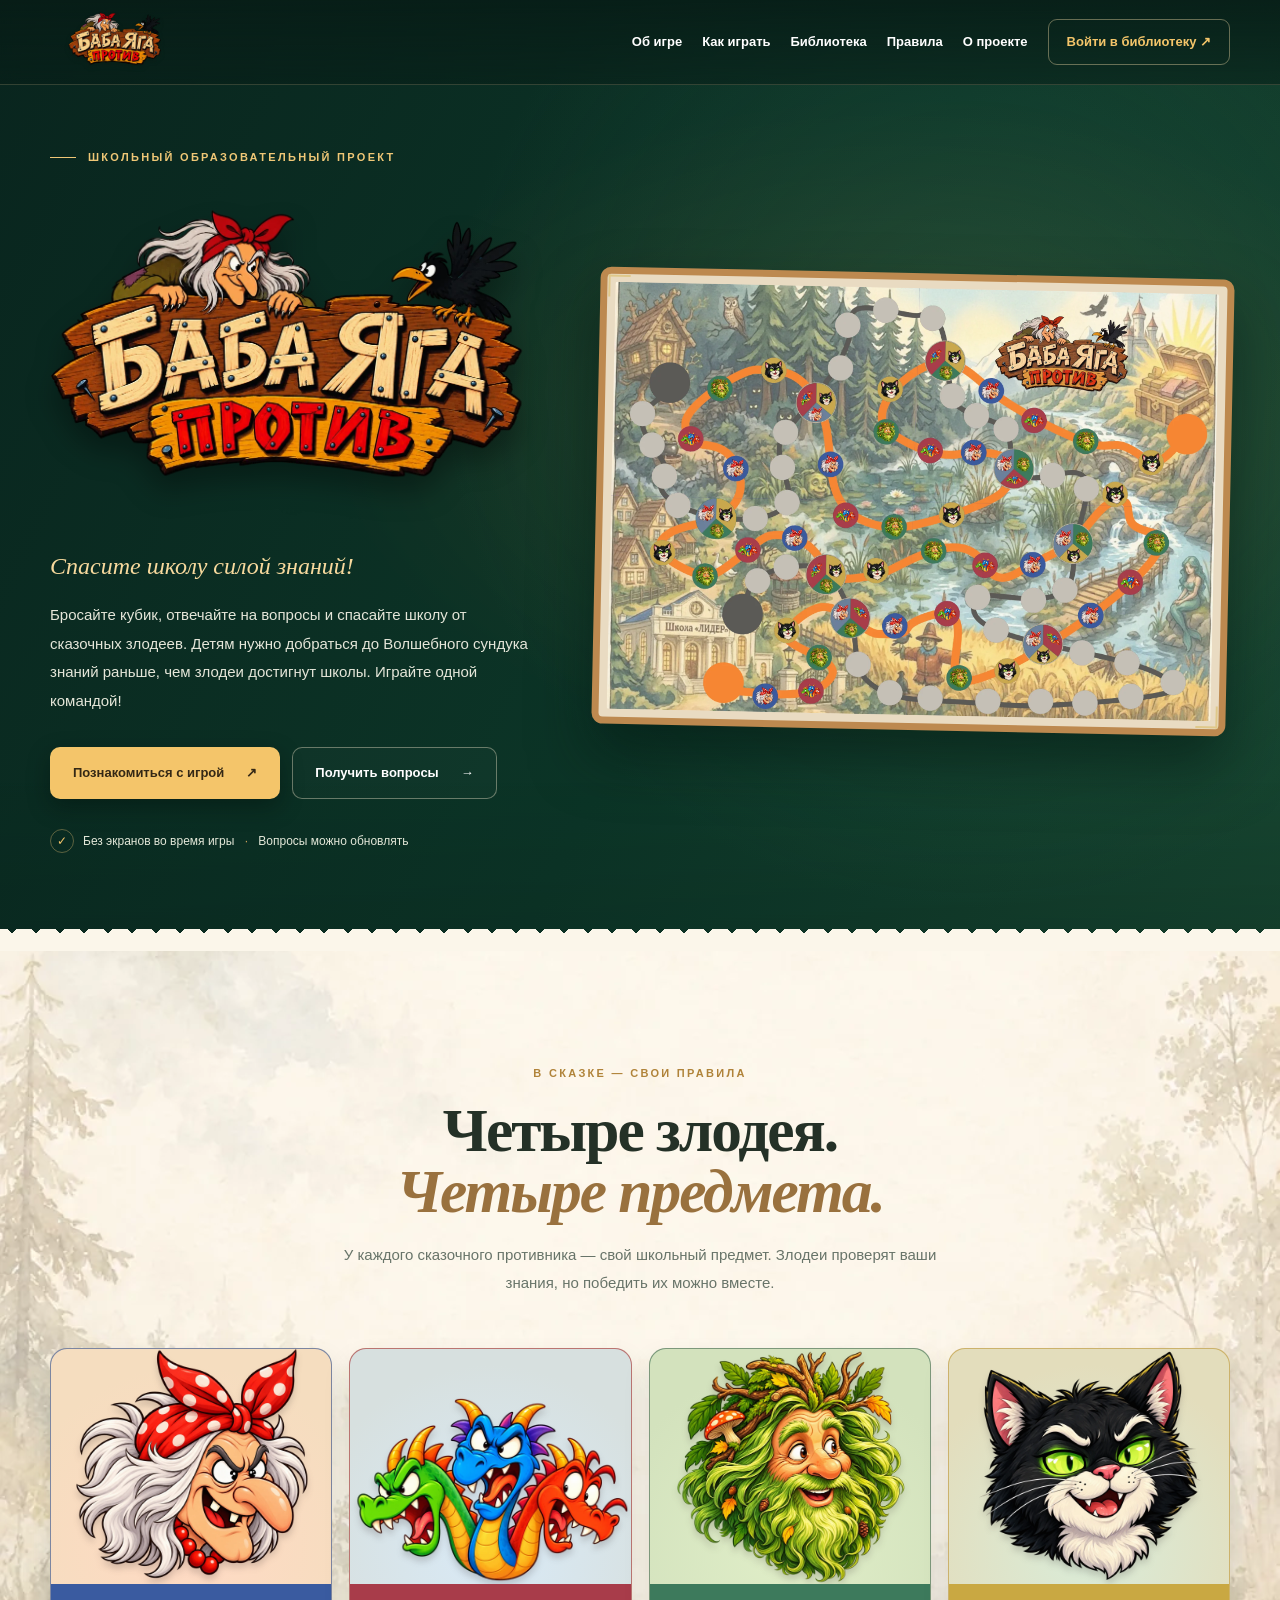
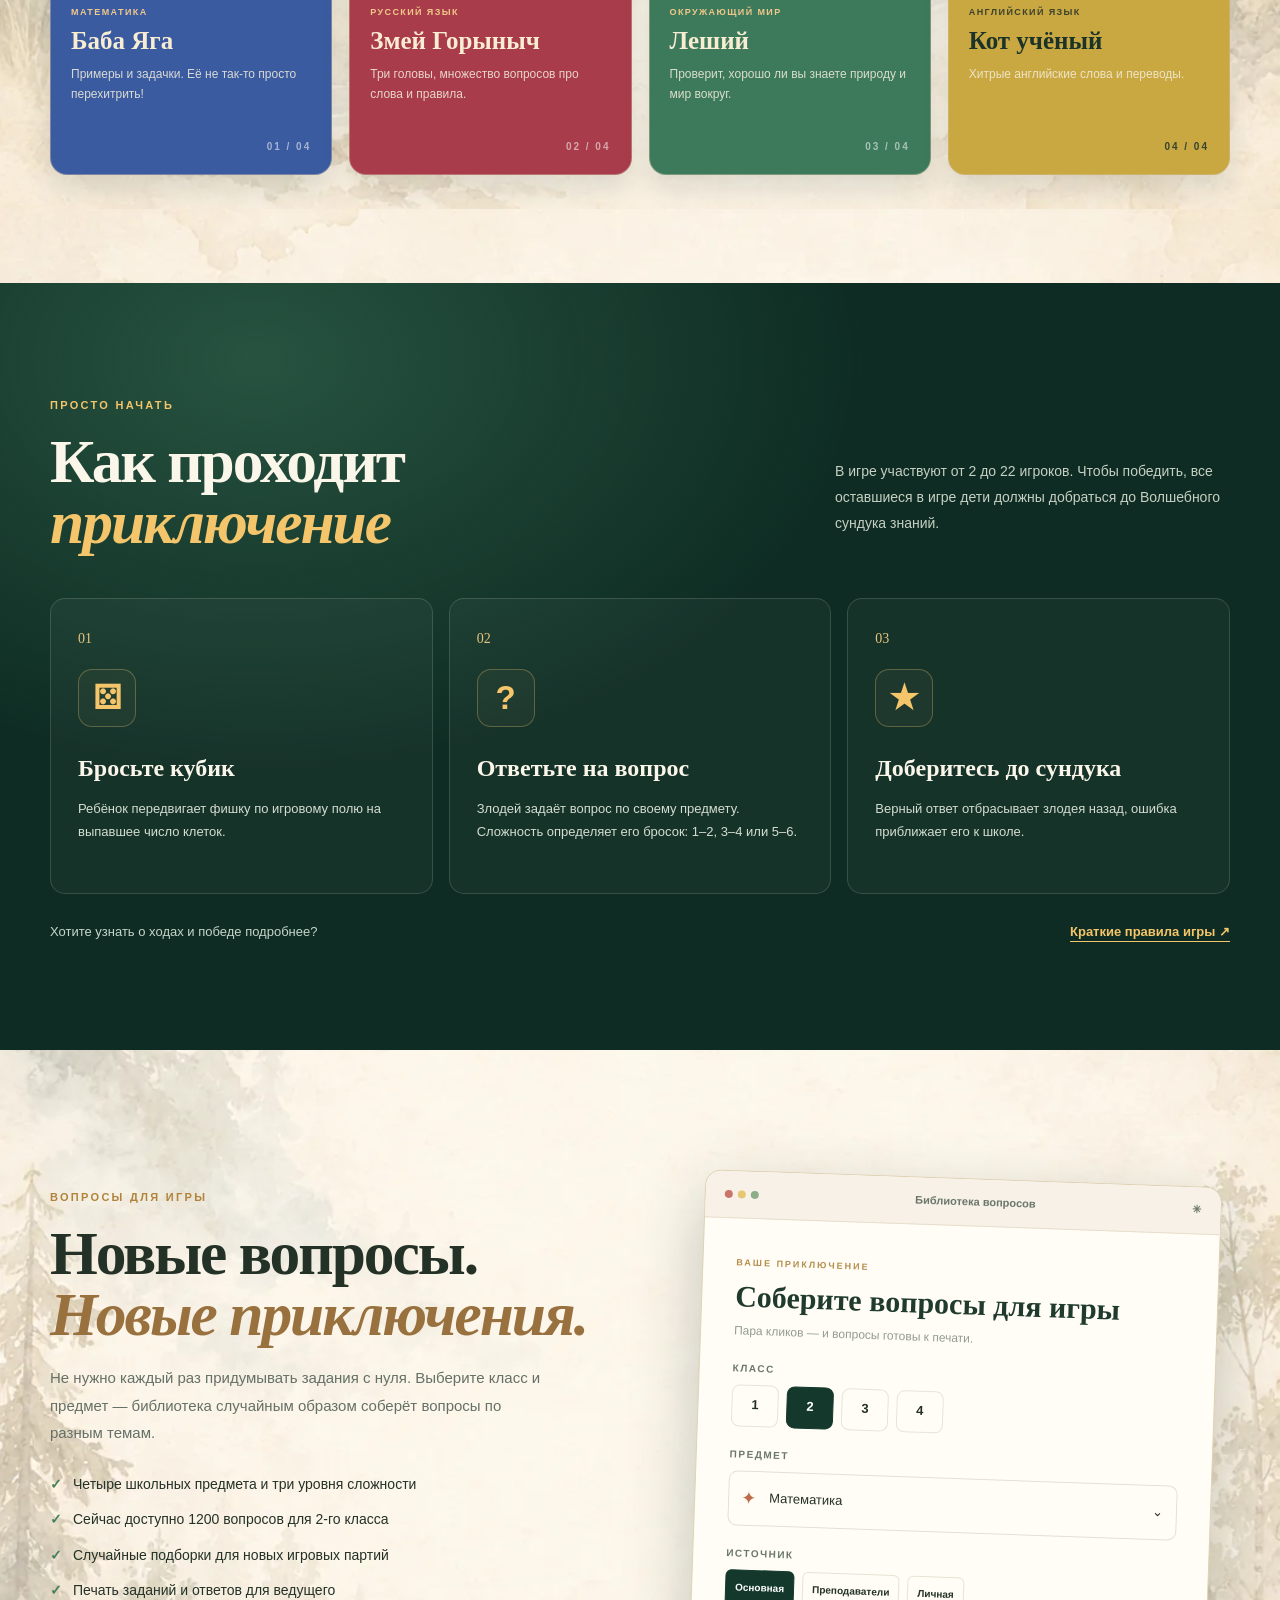
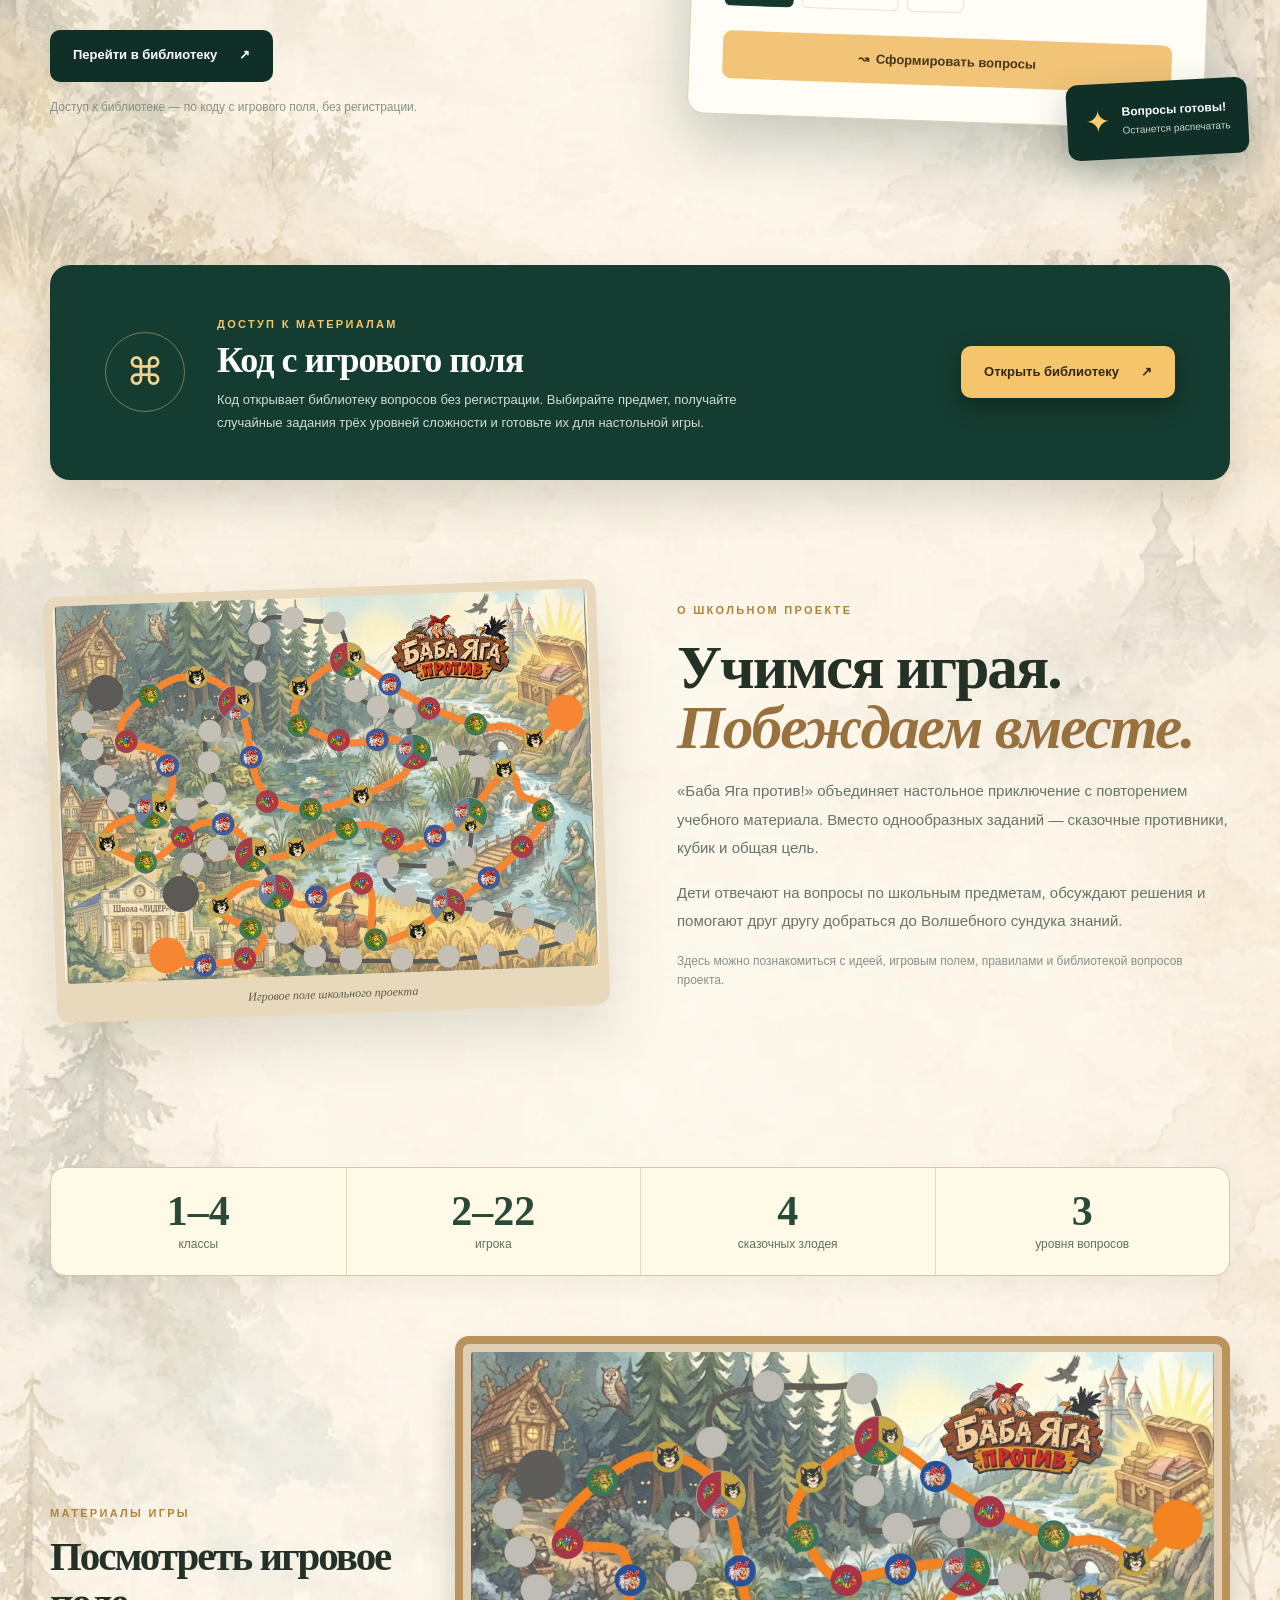
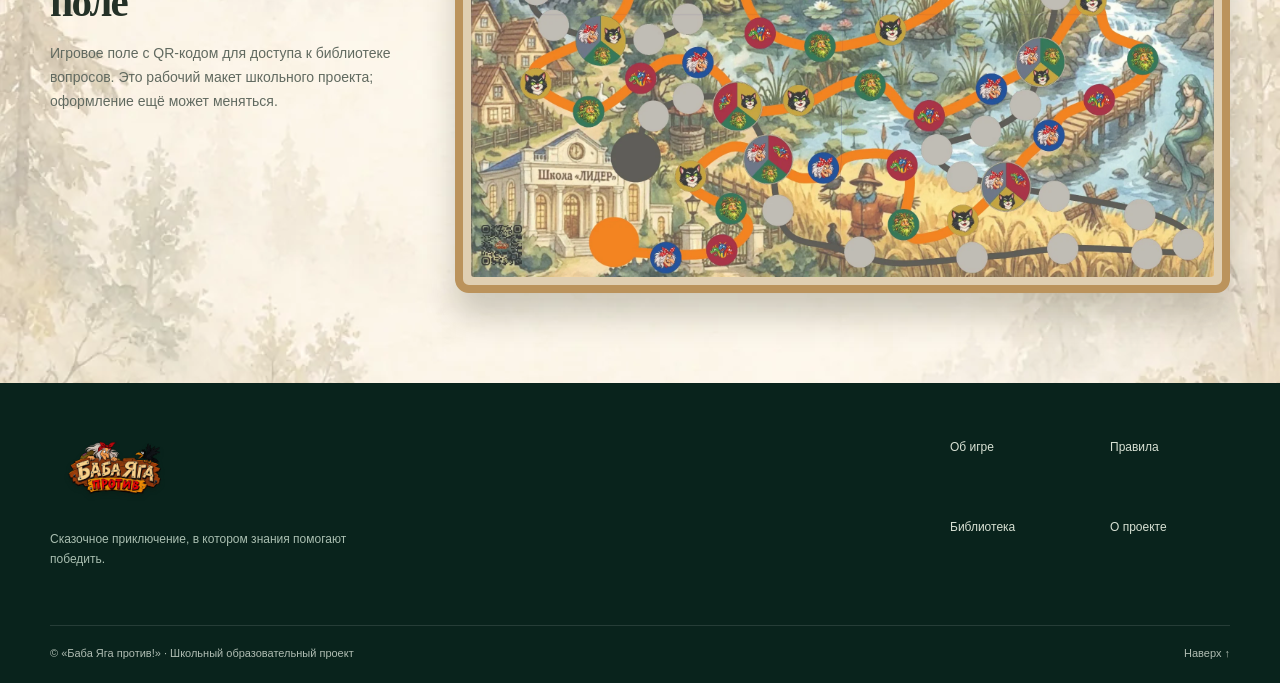
<file: index.html>
<!doctype html>
<html lang="ru">
<head>
  <meta charset="utf-8">
  <meta name="viewport" content="width=device-width, initial-scale=1">
  <link rel="icon" type="image/png" sizes="128x128" href="assets/favicon.png?v=1">
  <meta name="theme-color" content="#102c25">
  <meta name="description" content="«Баба Яга против!» — школьный образовательный проект: настольная игра для повторения учебного материала, сказочные персонажи, правила и библиотека вопросов.">
  <title>Баба Яга против! — Настольная игра, где знания побеждают</title>
  <link rel="stylesheet" href="css/style.css?v=20261107-villain-colors"><link rel="stylesheet" href="css/v3.css"><link rel="stylesheet" href="css/home-background.css">
</head>
<body class="home-page">
<header class="site-header" id="top">
  <div class="container nav-wrap">
    <a href="index.html" class="wordmark" aria-label="Баба Яга против! — главная"><img src="assets/logo.webp" alt="Баба Яга против!" class="header-logo" width="138" height="90"></a>
    <button class="menu-toggle" type="button" aria-controls="site-nav" aria-expanded="false" aria-label="Открыть меню">☰</button>
    <nav id="site-nav" class="main-nav" aria-label="Основное меню">
      <a href="#about">Об игре</a><a href="#how">Как играть</a><a href="#library">Библиотека</a><a href="rules.html">Правила</a><a href="#project">О проекте</a>
      <a class="nav-button" href="library.html">Войти в библиотеку <span>↗</span></a>
    </nav>
  </div>
</header>
<main>
  <section class="hero">
    <div class="hero-scene" aria-hidden="true"></div>
    <div class="container hero-grid">
      <div class="hero-copy">
        <div class="eyebrow"><span class="eyebrow-line"></span> ШКОЛЬНЫЙ ОБРАЗОВАТЕЛЬНЫЙ ПРОЕКТ</div>
        <h1 class="hero-logo-title"><img src="assets/logo.webp" alt="Баба Яга против!" class="hero-logo" width="800" height="550"></h1>
        <p class="hero-lead">Спасите школу силой знаний!</p>
        <p class="hero-desc">Бросайте кубик, отвечайте на вопросы и спасайте школу от сказочных злодеев. Детям нужно добраться до Волшебного сундука знаний раньше, чем злодеи достигнут школы. Играйте одной командой!</p>
        <div class="hero-actions"><a class="btn btn-gold" href="#about">Познакомиться с игрой <span>↗</span></a><a class="btn btn-outline-light" href="library.html">Получить вопросы <span>→</span></a></div>
        <div class="hero-note"><span class="circle-tick">✓</span><span>Без экранов во время игры <i>·</i> Вопросы можно обновлять</span></div>
      </div>
      <div class="hero-display">
        <div class="board-frame"><img src="assets/board.webp" alt="Авторский макет игрового поля с маршрутами, клетками персонажей и QR-кодом" width="2048" height="1448"><span class="frame-corner corner-a"></span><span class="frame-corner corner-b"></span></div>
        
      </div>
    </div>
    <div class="hero-bottom-ornament" aria-hidden="true"></div>
  </section>
  <section id="about" class="section paper-section">
    <div class="container">
      <div class="section-heading center"><span class="section-kicker">В СКАЗКЕ — СВОИ ПРАВИЛА</span><h2>Четыре злодея.<br><em>Четыре предмета.</em></h2><p>У каждого сказочного противника — свой школьный предмет. Злодеи проверят ваши знания, но победить их можно вместе.</p></div>
      <div class="villains-grid">
        <article class="villain villain-yaga"><div class="villain-art"><img src="assets/villain_yaga.webp" alt="Баба Яга — злодей по математике" loading="lazy" width="900" height="900"></div><div class="villain-body"><span class="villain-label">МАТЕМАТИКА</span><h3>Баба Яга</h3><p>Примеры и задачки. Её не так-то просто перехитрить!</p><span class="villain-id">01 / 04</span></div></article>
        <article class="villain villain-dragon"><div class="villain-art"><img src="assets/villain_dragon.webp" alt="Трёхголовый Змей Горыныч — злодей по русскому языку" loading="lazy" width="900" height="900"></div><div class="villain-body"><span class="villain-label">РУССКИЙ ЯЗЫК</span><h3>Змей Горыныч</h3><p>Три головы, множество вопросов про слова и правила.</p><span class="villain-id">02 / 04</span></div></article>
        <article class="villain villain-leshy"><div class="villain-art"><img src="assets/villain_leshy.webp" alt="Леший — злодей по окружающему миру" loading="lazy" width="900" height="900"></div><div class="villain-body"><span class="villain-label">ОКРУЖАЮЩИЙ МИР</span><h3>Леший</h3><p>Проверит, хорошо ли вы знаете природу и мир вокруг.</p><span class="villain-id">03 / 04</span></div></article>
        <article class="villain villain-cat"><div class="villain-art"><img src="assets/villain_cat.webp" alt="Кот учёный — злодей по английскому языку" loading="lazy" width="900" height="1125"></div><div class="villain-body"><span class="villain-label">АНГЛИЙСКИЙ ЯЗЫК</span><h3>Кот учёный</h3><p>Хитрые английские слова и переводы.</p><span class="villain-id">04 / 04</span></div></article>
      </div>
    </div>
  </section>
  <section class="section forest-mid" id="how">
    <div class="container">
      <div class="how-heading"><div><span class="section-kicker kicker-amber">ПРОСТО НАЧАТЬ</span><h2>Как проходит<br><em>приключение</em></h2></div><p>В игре участвуют от 2 до 22 игроков. Чтобы победить, все оставшиеся в игре дети должны добраться до Волшебного сундука знаний.</p></div>
      <div class="steps-grid">
        <article class="step-card"><span class="step-num">01</span><div class="step-symbol">⚄</div><h3>Бросьте кубик</h3><p>Ребёнок передвигает фишку по игровому полю на выпавшее число клеток.</p></article>
        <article class="step-card"><span class="step-num">02</span><div class="step-symbol">?</div><h3>Ответьте на вопрос</h3><p>Злодей задаёт вопрос по своему предмету. Сложность определяет его бросок: 1–2, 3–4 или 5–6.</p></article>
        <article class="step-card"><span class="step-num">03</span><div class="step-symbol">★</div><h3>Доберитесь до сундука</h3><p>Верный ответ отбрасывает злодея назад, ошибка приближает его к школе.</p></article>
      </div>
      <div class="read-rules"><span>Хотите узнать о ходах и победе подробнее?</span><a href="rules.html">Краткие правила игры <span>↗</span></a></div>
    </div>
  </section>
  <section class="section library-promo" id="library">
    <div class="container promo-grid">
      <div class="promo-content"><span class="section-kicker">ВОПРОСЫ ДЛЯ ИГРЫ</span><h2>Новые вопросы.<br><em>Новые приключения.</em></h2><p>Не нужно каждый раз придумывать задания с нуля. Выберите класс и предмет — библиотека случайным образом соберёт вопросы по разным темам.</p><ul class="feature-list"><li><span>✓</span>Четыре школьных предмета и три уровня сложности</li><li><span>✓</span>Сейчас доступно 1200 вопросов для 2-го класса</li><li><span>✓</span>Случайные подборки для новых игровых партий</li><li><span>✓</span>Печать заданий и ответов для ведущего</li></ul><a class="btn btn-forest" href="library.html">Перейти в библиотеку <span>↗</span></a><p class="small-muted">Доступ к библиотеке — по коду с игрового поля, без регистрации.</p></div>
      <div class="promo-visual" aria-label="Пример интерфейса библиотеки">
        <div class="mock-browser"><div class="browser-bar"><div class="browser-dots"><i></i><i></i><i></i></div><span>Библиотека вопросов</span><span>✳</span></div><div class="mock-body"><div class="mock-head"><span class="mock-kicker">ВАШЕ ПРИКЛЮЧЕНИЕ</span><h3>Соберите вопросы для игры</h3><p>Пара кликов — и вопросы готовы к печати.</p></div><div class="mock-label">КЛАСС</div><div class="mock-pills"><span>1</span><span class="active">2</span><span>3</span><span>4</span></div><div class="mock-label">ПРЕДМЕТ</div><div class="mock-subject"><span class="mock-mark">✦</span> Математика <span>⌄</span></div><div class="mock-label">ИСТОЧНИК</div><div class="mock-sources"><span class="active">Основная</span><span>Преподаватели</span><span>Личная</span></div><div class="mock-cta">↝ &nbsp;Сформировать вопросы</div></div></div>
        <div class="mock-floating"><span>✦</span><div><strong>Вопросы готовы!</strong><small>Останется распечатать</small></div></div>
      </div>
    </div>
  </section>
  <section class="section access-section"><div class="container access-panel"><div class="access-icon">⌘</div><div><span class="section-kicker kicker-amber">ДОСТУП К МАТЕРИАЛАМ</span><h2>Код с игрового поля</h2><p>Код открывает библиотеку вопросов без регистрации. Выбирайте предмет, получайте случайные задания трёх уровней сложности и готовьте их для настольной игры.</p></div><a class="btn btn-gold" href="library.html">Открыть библиотеку <span>↗</span></a></div></section>
  <section class="section project-section" id="project"><div class="container project-grid"><div class="project-photo"><img src="assets/board.webp" alt="Игровое поле школьного проекта «Баба Яга против!»" loading="lazy"><span>Игровое поле школьного проекта</span></div><div class="project-copy"><span class="section-kicker">О ШКОЛЬНОМ ПРОЕКТЕ</span><h2>Учимся играя.<br><em>Побеждаем вместе.</em></h2><p>«Баба Яга против!» объединяет настольное приключение с повторением учебного материала. Вместо однообразных заданий — сказочные противники, кубик и общая цель.</p><p>Дети отвечают на вопросы по школьным предметам, обсуждают решения и помогают друг другу добраться до Волшебного сундука знаний.</p><p class="small-muted">Здесь можно познакомиться с идеей, игровым полем, правилами и библиотекой вопросов проекта.</p></div></div></section>
  <section class="section gameplay-facts"><div class="container"><div class="facts-row"><div><strong>1–4</strong><span>классы</span></div><div><strong>2–22</strong><span>игрока</span></div><div><strong>4</strong><span>сказочных злодея</span></div><div><strong>3</strong><span>уровня вопросов</span></div></div><div class="board-variants"><div><span class="section-kicker">МАТЕРИАЛЫ ИГРЫ</span><h2>Посмотреть игровое поле</h2><p>Игровое поле с QR-кодом для доступа к библиотеке вопросов. Это рабочий макет школьного проекта; оформление ещё может меняться.</p></div><div class="variant-image"><img src="assets/board_alternative.webp" alt="Игровое поле «Баба Яга против!» с дорожками и QR-кодом" loading="lazy"></div></div></div></section></main>
<footer class="footer"><div class="container footer-grid"><div><a href="index.html" class="wordmark footer-mark"><img src="assets/logo.webp" alt="Баба Яга против!" class="header-logo" width="138" height="90"></a><p>Сказочное приключение, в котором знания помогают победить.</p></div><nav aria-label="Ссылки внизу страницы"><a href="#about">Об игре</a><a href="rules.html">Правила</a><a href="library.html">Библиотека</a><a href="#project">О проекте</a></nav></div><div class="container footer-bottom"><span>© «Баба Яга против!» · Школьный образовательный проект</span><a href="#top">Наверх ↑</a></div></footer>
<script src="js/common.js"></script>
</body></html>
</file>
<file: css/style.css>
:root{--forest:#102f27;--forest-deep:#0b231e;--forest-mid:#1b4035;--cream:#fbf6ea;--paper:#f3ead7;--ink:#243229;--muted:#687469;--gold:#f6c873;--gold-dark:#ad7532;--line:#ded6c5;--radius:20px;--shadow:0 24px 66px #132c2440}*{box-sizing:border-box}html{scroll-behavior:smooth}body{margin:0;background:var(--cream);color:var(--ink);font-family:Arial,'Segoe UI',sans-serif;font-size:16px;line-height:1.6;-webkit-font-smoothing:antialiased}body.modal-open{overflow:hidden}a{text-decoration:none;color:inherit}button,input,select,textarea{font:inherit}button,a{ -webkit-tap-highlight-color:transparent}button{cursor:pointer}img{display:block;max-width:100%}p{margin:0 0 1rem}.container{width:min(1180px,calc(100% - 48px));margin:auto}.site-header{position:absolute;z-index:10;inset:0 0 auto;color:white;background:linear-gradient(180deg,#071c16db,#071c1680);backdrop-filter:blur(8px);border-bottom:1px solid #f7e7b02e}.nav-wrap{min-height:88px;display:flex;align-items:center;justify-content:space-between;gap:20px}.wordmark{display:inline-flex;align-items:center;gap:9px;font-weight:800;font-size:20px;line-height:1;letter-spacing:-.7px;white-space:nowrap}.wordmark em{display:block;font-size:15px;font-style:normal;letter-spacing:1.5px;color:var(--gold);text-transform:uppercase;margin-top:5px}.brand-star{font-size:35px;color:var(--gold);font-weight:300}.main-nav{display:flex;align-items:center;gap:25px;font-size:13px;font-weight:700}.main-nav>a:not(.nav-button){transition:color .2s}.main-nav>a:not(.nav-button):hover{color:var(--gold)}.nav-button{padding:12px 18px;border:1px solid #ead3a36b;color:var(--gold);border-radius:9px;white-space:nowrap}.nav-button:hover{background:#ebd7ae1c}.menu-toggle{display:none;background:none;border:0;font-size:24px;color:white;line-height:1}.hero{position:relative;overflow:hidden;min-height:805px;background:#102b24;color:white;isolation:isolate}.hero-scene{position:absolute;inset:0;background:radial-gradient(circle at 77% 23%,#3666579c,transparent 46%),radial-gradient(circle at 9% 90%,#1b594766,transparent 40%),linear-gradient(115deg,#071e19,#153c30 64%,#103025);z-index:-2}.hero::after{content:'';position:absolute;inset:0;z-index:-1;opacity:.2;background:radial-gradient(ellipse at 70% 45%,#c28c37a6,transparent 46%),linear-gradient(transparent 82%,#071b17)}.hero-grid{display:grid;grid-template-columns:.87fr 1.13fr;align-items:center;gap:58px;min-height:805px;padding:170px 0 130px}.eyebrow,.section-kicker{font-weight:800;font-size:11px;line-height:1.35;letter-spacing:2.3px;color:#b08339}.eyebrow{color:#efc776;display:flex;align-items:center;gap:12px;margin-bottom:28px}.eyebrow-line{display:block;height:1px;width:26px;background:#efc776}.hero h1,.section h2,.inner-intro h1,.library-hero h1{font-family:Georgia,'Times New Roman',serif;letter-spacing:-2px;font-weight:700;line-height:.99}.hero h1{font-size:clamp(68px,7.4vw,118px);margin:0 0 26px;text-shadow:0 7px 24px #0005}.hero h1 span{color:var(--gold);font-size:.82em;font-style:italic}.hero-lead{font-family:Georgia,serif;font-size:24px;font-style:italic;color:#f7d99d;margin:0 0 16px}.hero-desc{max-width:490px;font-size:15px;line-height:1.9;color:#e5e6d9;margin-bottom:32px}.hero-actions{display:flex;gap:12px;flex-wrap:wrap}.btn{display:inline-flex;align-items:center;justify-content:center;gap:22px;min-height:52px;padding:14px 22px;border-radius:10px;border:1px solid transparent;font-weight:800;font-size:13px;line-height:1.25;white-space:nowrap;transition:transform .18s,background .18s,box-shadow .18s}.btn:hover{transform:translateY(-2px)}.btn-gold{background:var(--gold);color:#342815;box-shadow:0 8px 22px #010e0966}.btn-gold:hover{background:#ffdb91}.btn-outline-light{background:#ffffff05;border-color:#e8dec46a;color:#fff}.btn-outline-dark{border-color:#b9b5a5;color:var(--forest);background:transparent}.btn-forest{background:var(--forest);color:#fff}.btn-forest:hover{background:#24513f}.hero-note{margin-top:30px;display:flex;align-items:center;gap:9px;font-size:12px;color:#e4e8d9}.hero-note i{font-style:normal;margin:0 7px;color:#cda25b}.circle-tick{color:var(--gold);border:1px solid #eac0755e;border-radius:100%;height:24px;width:24px;display:grid;place-items:center}.hero-display{position:relative;min-width:0}.board-frame{padding:8px;background:#dec894;border:7px solid #59472b;box-shadow:0 27px 0 #07160b22,0 45px 90px #0009,0 0 0 1px #cdb57c;border-radius:11px;transform:rotate(2deg);position:relative}.board-frame img{width:100%;height:auto;border:2px solid #f7e9b3;border-radius:2px}.frame-corner{position:absolute;border:2px solid #dfc88a;width:22px;height:22px}.corner-a{top:1px;left:1px;border-right:0;border-bottom:0}.corner-b{bottom:1px;right:1px;border-left:0;border-top:0}.board-caption{display:flex;gap:12px;align-items:center;justify-content:center;margin-top:35px;color:#e3d2a6;text-transform:uppercase;letter-spacing:2px;font-size:10px;font-weight:800}.sparkle{font-size:26px;color:var(--gold)}.caption-rule{height:1px;width:33px;background:#edddae70}.hero-bottom-ornament{position:absolute;bottom:0;height:22px;left:0;right:0;background:linear-gradient(135deg,transparent 12px,var(--cream) 0) 0 0/24px 24px,linear-gradient(225deg,transparent 12px,var(--cream) 0) 0 0/24px 24px}.section{padding:108px 0}.paper-section{background:var(--cream);background-image:radial-gradient(#a9854e12 1px,transparent 1px);background-size:24px 24px}.section-heading.center{text-align:center;max-width:640px;margin:0 auto 50px}.section h2{font-size:clamp(40px,4.8vw,67px);margin:15px 0 19px}.section h2 em,.inner-intro h1 em{font-style:italic;color:#99713e}.section-heading p{font-size:15px;color:var(--muted);line-height:1.9}.villains-grid{display:grid;grid-template-columns:repeat(4,1fr);gap:15px}.villain{min-height:308px;position:relative;padding:30px 23px 25px;border-radius:15px;display:flex;flex-direction:column;overflow:hidden;color:#f8ecd2;box-shadow:0 12px 25px #10352e13}.villain::after{content:'';position:absolute;top:-65px;right:-65px;border:1px solid #ffffff22;width:220px;height:220px;border-radius:50%;box-shadow:0 0 0 40px #ffffff07,0 0 0 85px #ffffff05;pointer-events:none}.villain-yaga{background:rgb(58,91,160)}.villain-dragon{background:rgb(168,60,74)}.villain-leshy{background:rgb(61,122,92)}.villain-cat{background:rgb(201,168,66)}.villain-cat{color:#1b3328}.villain-cat .villain-label{color:#3b412b}.villain-cat p{color:#253c2f}.villain-cat .villain-id{color:#354430}
.villain-icon{font-family:Georgia,serif;display:grid;place-items:center;width:72px;height:72px;border-radius:50%;background:#ffffff17;border:1px solid #ffffff60;color:#f7dc9d;font-size:39px;margin-bottom:21px}.villain-label{font-size:10px;font-weight:800;letter-spacing:1.9px;color:#f1c88a}.villain h3{font-family:Georgia,serif;font-size:25px;margin:7px 0 9px;line-height:1.2}.villain p{font-size:12px;line-height:1.65;color:#f2eddbdd}.villain-id{margin-top:auto;align-self:flex-end;font-weight:700;font-size:10px;color:#ffffff8a;letter-spacing:2px}.forest-mid{background:radial-gradient(ellipse at 20% 10%,#275340 0%,transparent 42%),#0e2c23;color:var(--cream)}.kicker-amber{color:var(--gold)}.how-heading{display:flex;align-items:end;justify-content:space-between;gap:80px;margin-bottom:45px}.how-heading h2{margin-bottom:0}.how-heading h2 em{color:var(--gold)}.how-heading>p{max-width:395px;color:#c6d0c3;font-size:14px;line-height:1.85}.steps-grid{display:grid;grid-template-columns:repeat(3,1fr);gap:16px}.step-card{background:#ffffff09;border:1px solid #ffffff24;border-radius:15px;padding:26px 27px 33px;position:relative;min-height:272px}.step-num{font-family:Georgia,serif;font-size:14px;color:#e8c47d}.step-symbol{border:1px solid #e7be7350;background:#e7be730b;color:var(--gold);display:grid;place-items:center;width:58px;height:58px;border-radius:14px;font-size:33px;font-weight:800;margin:18px 0 22px}.step-card h3{font-family:Georgia,serif;font-size:24px;margin:0 0 10px}.step-card p{font-size:13px;line-height:1.8;color:#d4ddd1}.read-rules{display:flex;justify-content:space-between;align-items:center;gap:20px;padding-top:28px;color:#c7d5cb;font-size:13px}.read-rules a{color:var(--gold);font-weight:800;text-decoration:underline;text-underline-offset:5px}.library-promo{background:#f2ead8}.promo-grid{display:grid;grid-template-columns:1fr 1fr;gap:75px;align-items:center}.promo-content>p{line-height:1.85;color:#657067;font-size:15px;max-width:500px}.feature-list{list-style:none;padding:0;margin:26px 0 28px;display:grid;gap:13px}.feature-list li{display:flex;gap:11px;font-size:14px}.feature-list li span{font-weight:800;color:#47805c}.small-muted{font-size:12px!important;color:#899087!important;margin-top:16px!important;line-height:1.6!important}.promo-visual{position:relative;padding:20px 18px 34px}.mock-browser{background:#fffdf6;border-radius:16px;box-shadow:var(--shadow);overflow:hidden;border:1px solid #dfd2b4;transform:rotate(2deg)}.browser-bar{height:47px;display:flex;align-items:center;justify-content:space-between;padding:0 19px;background:#f7f1e7;color:#6b766b;font-weight:800;font-size:11px;border-bottom:1px solid #e7decc}.browser-dots{display:flex;gap:5px}.browser-dots i{width:8px;height:8px;border-radius:50%;background:#cebbaa}.browser-dots i:first-child{background:#ca7569}.browser-dots i:nth-child(2){background:#e6c772}.browser-dots i:last-child{background:#8eae89}.mock-body{padding:29px 33px 35px}.mock-head h3{font-family:Georgia,serif;font-size:30px;line-height:1.2;color:#203b2d;margin:5px 0 7px}.mock-head p{color:#929b93;font-size:12px}.mock-kicker{color:#b58d4d;font-size:9px;letter-spacing:2px;font-weight:800}.mock-label{margin:20px 0 8px;color:#6a776d;font-size:10px;font-weight:800;letter-spacing:1.5px}.mock-pills,.mock-sources{display:flex;gap:8px}.mock-pills span{display:grid;place-items:center;border:1px solid #e7e4d9;border-radius:8px;width:47px;height:42px;font-weight:800;font-size:13px}.mock-pills .active,.mock-sources .active{background:#14392c;color:white;border-color:#14392c}.mock-subject{display:flex;align-items:center;gap:13px;border:1px solid #e3e0d5;padding:12px;border-radius:9px;font-size:13px}.mock-subject>span:last-child{margin-left:auto}.mock-mark{color:#be6b4c;font-size:18px}.mock-sources span{font-size:10px;padding:9px;border:1px solid #e6e3d6;border-radius:6px;font-weight:700}.mock-cta{background:#f2c478;text-align:center;padding:14px;color:#483719;font-weight:800;font-size:13px;border-radius:9px;margin-top:25px}.mock-floating{position:absolute;bottom:0;right:-18px;background:var(--forest);color:white;box-shadow:0 14px 35px #10352e44;display:flex;align-items:center;gap:12px;border-radius:12px;padding:14px 18px;transform:rotate(-3deg)}.mock-floating>span{font-size:30px;color:#ffcc70}.mock-floating strong{font-size:12px;display:block}.mock-floating small{font-size:10px;color:#c6d7cc;display:block}.access-section{padding:0;background:#f2ead8}.access-panel{background:#153c30;color:white;border-radius:20px;padding:45px 55px;display:grid;grid-template-columns:90px 1fr auto;gap:22px;align-items:center;box-shadow:0 22px 40px #20382a26}.access-icon{display:grid;place-items:center;width:80px;height:80px;border:1px solid #f3d1956b;border-radius:50%;color:#f5d18b;font-size:38px}.access-panel h2{font-size:36px;margin:8px 0 9px;letter-spacing:-1px}.access-panel p{max-width:560px;color:#d0ddd4;font-size:13px;line-height:1.8;margin:0}.project-section{background:#fbf6ea}.project-grid{display:grid;grid-template-columns:1fr 1fr;gap:74px;align-items:center}.project-photo{background:#e8d9bd;padding:9px;border-radius:13px;box-shadow:0 25px 55px #4b51342b;transform:rotate(-2deg)}.project-photo img{border-radius:7px}.project-photo>span{display:block;text-align:center;font-family:Georgia,serif;font-size:12px;color:#5d5b48;padding:10px 0 1px;font-style:italic}.project-copy>p{color:#687369;line-height:1.9;font-size:15px}.footer{background:#09231c;color:#d7e0d3;padding:55px 0 20px}.footer-grid{display:flex;justify-content:space-between;gap:50px;margin-bottom:40px}.footer-mark{color:white}.footer-grid p{max-width:330px;color:#aabfb1;font-size:12px;line-height:1.7;margin-top:17px}.footer-grid nav{display:grid;grid-template-columns:repeat(2,minmax(120px,1fr));gap:12px 40px;font-size:12px}.footer-grid nav a:hover{color:var(--gold)}.footer-bottom{border-top:1px solid #ffffff1e;padding-top:19px;display:flex;justify-content:space-between;font-size:11px;color:#b0bdb3}.inner-page .site-header,.library-page .site-header{position:relative;background:#0d2c23}.inner-intro{padding:88px 0 70px;color:white;background:linear-gradient(90deg,#0e2d24f7,#0e2d24d6),url('../assets/forest.webp') center 48%/cover}.inner-intro h1{font-size:clamp(55px,7vw,88px);margin:15px 0}.inner-intro h1 em{color:var(--gold)}.inner-intro p{max-width:630px;color:#d8e1d3}.rules-content{padding:70px 0 105px}.rules-grid{display:grid;grid-template-columns:1.2fr .8fr;gap:42px;align-items:start}.rule-box{border-bottom:1px solid #e2d8c7;padding:0 0 24px;margin-bottom:25px;position:relative}.rule-number{font-family:Georgia,serif;font-size:15px;color:#ae8949;font-weight:700}.rule-box h2{font-size:31px;margin:7px 0 14px}.rule-box p{max-width:650px;color:#5c695e;line-height:1.85}.rules-aside{position:sticky;top:24px;border-radius:12px;overflow:hidden;box-shadow:var(--shadow);background:white}.rules-aside img{width:100%}.aside-info{padding:25px}.aside-info strong{font-family:Georgia,serif;font-size:20px}.aside-info p{margin:8px 0 0;font-size:13px;color:#68766c;line-height:1.8}.rule-note{background:#f1e8d5;padding:22px 25px;border-left:3px solid #c59a5c;font-size:13px;margin-bottom:23px}.rule-buttons{display:flex;gap:12px;flex-wrap:wrap}
/* Library layout */
.library-page{background:#f6f1e7}.library-hero{background:#12342b;color:white;padding:61px 0 75px;position:relative;overflow:hidden}.library-hero:after{content:'✧';position:absolute;right:8%;top:-90px;color:#ffffff0a;font-family:Georgia,serif;font-size:400px;pointer-events:none}.library-hero .container{position:relative;z-index:1}.library-hero h1{font-size:clamp(45px,6vw,75px);margin:14px 0 15px}.library-hero h1 em{color:var(--gold)}.library-hero p{max-width:600px;color:#d0ddd3;line-height:1.85}.demo-banner{padding:14px 0;background:#f6e5bf;font-size:12px;color:#735323}.demo-banner .container{display:flex;gap:10px;align-items:center}.library-main{padding:36px 0 85px}.library-shell{display:grid;grid-template-columns:252px 1fr;gap:25px;align-items:start}.library-sidebar{position:sticky;top:16px;display:grid;gap:11px}.panel{background:white;border:1px solid #e7e0d1;border-radius:15px;box-shadow:0 5px 18px #23432a08}.side-panel{padding:21px}.side-title{font-size:11px;color:#8b927e;font-weight:800;letter-spacing:1.3px;margin-bottom:16px}.side-menu{display:grid;gap:4px}.side-link{display:flex;gap:12px;align-items:center;padding:12px;border-radius:8px;border:0;background:transparent;text-align:left;width:100%;color:#536557;font-weight:800;font-size:13px}.side-link:hover{background:#f7f3e9}.side-link.active{color:#163d30;background:#e7efe7}.side-link .side-icon{font-size:19px;width:22px;text-align:center;font-family:Georgia,serif}.side-bottom{font-size:12px;color:#68766b;line-height:1.8}.side-bottom strong{display:block;color:#1c3e30;margin-bottom:6px}.library-content{min-width:0}.section-card{padding:32px;margin-bottom:19px}.section-card h2{font-family:Georgia,serif;font-size:32px;line-height:1.2;margin:0 0 8px}.section-card .sub{color:#788378;font-size:13px;margin:0 0 25px}.filters{display:grid;grid-template-columns:1fr 1fr;gap:18px}.field{display:grid;gap:8px}.field>label,.field-title{font-size:11px;font-weight:800;letter-spacing:1px;color:#536355;text-transform:uppercase}.field input:not([type=radio]),.field select,.field textarea,.password-input{width:100%;border:1px solid #dcded2;border-radius:10px;background:#fffefa;color:#203b2e;padding:12px 14px;min-height:47px;outline:0}.field textarea{min-height:108px;resize:vertical}.field input:focus,.field select:focus,.field textarea:focus,.password-input:focus{border-color:#549471;box-shadow:0 0 0 3px #569e771f}.subject-tiles{display:grid;grid-template-columns:repeat(4,1fr);gap:9px;margin-top:8px}.subject-button{min-height:100px;border:1px solid #e3e1d6;background:#fdfbf5;color:#3d5243;border-radius:11px;display:flex;align-items:center;justify-content:center;flex-direction:column;gap:8px;text-align:center;padding:10px;font-size:11px;font-weight:800}.subject-button strong{font-family:Georgia,serif;font-size:26px;font-weight:700;line-height:1}.subject-button.active{border-color:#153f30;background:#eaf1e9;box-shadow:inset 0 0 0 1px #153f30}.source-tabs{display:grid;grid-template-columns:repeat(3,1fr);gap:8px;margin-top:8px}.source-tab{padding:15px 8px;background:#fdfbf5;border:1px solid #e5e3d8;border-radius:10px;text-align:center;font-size:12px;font-weight:800;color:#536a57}.source-tab.active{background:#143d2e;border-color:#143d2e;color:white}.source-tab span{display:block;font-size:10px;font-weight:400;opacity:.8;margin-top:2px}.generator-actions{display:flex;justify-content:space-between;align-items:end;gap:14px;margin-top:24px}.generator-actions>.field{max-width:160px}.generator-actions .btn{width:100%}.generator-actions>div:last-child{flex:1;max-width:285px}.result-meta{display:flex;justify-content:space-between;align-items:center;gap:10px;flex-wrap:wrap;margin-bottom:22px}.counter-tag{font-size:12px;color:#59715e;background:#ebf1e8;border-radius:30px;padding:6px 12px;font-weight:700}.result-actions{display:flex;gap:8px;flex-wrap:wrap}.btn-small{min-height:40px;padding:10px 13px;font-size:12px}.question-list{display:grid;gap:12px}.q-item{border:1px solid #e9e6db;background:#fdfbf6;padding:19px;border-radius:11px}.q-top{display:flex;gap:9px;align-items:center;flex-wrap:wrap;margin-bottom:10px}.q-number{font-weight:900;color:#163d2e}.q-topic{font-size:11px;color:#9a7844;background:#f5ead5;border-radius:99px;padding:4px 9px}.q-difficulty{font-size:11px;color:#55715f;background:#e5efe7;border-radius:99px;padding:4px 9px}.q-item p{font-size:15px;font-weight:700;color:#26372b;margin:0}.q-answer{font-size:13px;color:#5c6f61;margin-top:9px;padding-top:9px;border-top:1px dashed #deded2}.empty-state{text-align:center;padding:45px 18px;border:1px dashed #d9d9c9;border-radius:13px;background:#fcfaf4}.empty-state .empty-icon{font-size:32px;color:#ba9b65}.empty-state h3{font-family:Georgia,serif;font-size:23px;margin:5px 0}.empty-state p{font-size:13px;color:#869186}.inline-alert{padding:13px 15px;background:#fff3d5;color:#72582a;border-radius:9px;font-size:12px;line-height:1.7;margin:0 0 20px}.muted-info{font-size:12px;color:#7e887c;margin-top:10px}.my-questions-list{display:grid;gap:8px;margin-top:24px}.my-question{display:flex;gap:10px;align-items:start;justify-content:space-between;padding:14px;border:1px solid #e1e2d7;border-radius:10px;background:#fdfcf8}.my-question strong{font-size:13px}.my-question span{display:block;color:#8e998f;font-size:11px;margin-top:5px}.small-delete{border:1px solid #e9ceca;border-radius:7px;background:#fef2f0;color:#a54d3f;padding:8px 9px;font-size:11px;white-space:nowrap}.two-col{display:grid;grid-template-columns:1fr 1fr;gap:15px}.radio-privacy{display:flex;gap:10px;flex-wrap:wrap;margin-top:10px}.radio-privacy label{display:flex;gap:8px;align-items:center;padding:11px 13px;border:1px solid #e2e2d4;border-radius:10px;font-size:12px;font-weight:700;cursor:pointer;flex:1}.radio-privacy input{accent-color:#214b39}.form-footer{display:flex;align-items:center;gap:20px;margin-top:22px;justify-content:space-between}.form-footer>p{margin:0;font-size:12px;color:#6d7c6e}.notice-success{color:#217547;background:#e4f3e8;padding:12px 15px;border-radius:8px;font-size:13px;margin-top:14px}.card-note{background:#edf1e8;color:#36553e;padding:14px 17px;border-radius:10px;font-size:12px;line-height:1.8}.hidden{display:none!important}.access-modal{position:fixed;z-index:100;inset:0;background:#061a14c7;display:grid;place-items:center;padding:20px}.modal-box{max-width:460px;width:100%;padding:32px;background:#fff9ed;border-radius:20px;box-shadow:0 30px 80px #0008;position:relative}.modal-box h2{font:700 36px/1.08 Georgia,serif;color:#1e3b2c;margin:8px 0 12px}.modal-box p{font-size:13px;color:#687768;line-height:1.8}.modal-box .btn{width:100%;margin-top:12px}.modal-close{position:absolute;right:16px;top:11px;border:0;background:transparent;color:#61705f;font-size:26px}.modal-box input{margin:10px 0 0}.access-message{font-size:11px;color:#a55b38;min-height:18px;margin:4px 0}.demo-link{border:0;background:transparent;text-decoration:underline;color:#335f46;text-underline-offset:4px;font-size:12px;display:block;margin:18px auto 0}.private-explainer{font-size:12px;padding:16px;background:#f7f0db;border-left:3px solid #c4994f;line-height:1.7;border-radius:0 8px 8px 0}.library-tab-page{display:none}.library-tab-page.active{display:block}.print-only{display:none}
@media(max-width:1100px){.main-nav{gap:14px}.hero-grid{gap:28px}.hero h1{font-size:85px}.promo-grid{gap:35px}.access-panel{padding:35px;grid-template-columns:68px 1fr auto}.access-icon{width:62px;height:62px}.access-panel .btn{padding:14px 15px}.subject-tiles{gap:5px}.subject-button{font-size:10px}.library-shell{grid-template-columns:210px 1fr}}
@media(max-width:900px){.menu-toggle{display:block}.nav-wrap{min-height:72px}.main-nav{display:none;position:absolute;left:0;right:0;top:72px;padding:20px 24px;background:#0d2e25;flex-direction:column;align-items:stretch;gap:16px;border-bottom:1px solid #ffffff22}.main-nav.open{display:flex}.hero,.hero-grid{min-height:auto}.hero-grid{grid-template-columns:1fr;padding:165px 0 110px;gap:45px}.hero h1{font-size:clamp(64px,12vw,100px)}.hero-display{max-width:700px;margin:auto}.villains-grid{grid-template-columns:repeat(2,1fr)}.how-heading{gap:24px}.promo-grid,.project-grid{grid-template-columns:1fr;gap:50px}.promo-visual{max-width:600px;width:100%;margin:auto}.access-panel{grid-template-columns:70px 1fr}.access-panel .btn{grid-column:2;justify-self:start}.library-shell{grid-template-columns:1fr}.library-sidebar{position:static;display:block}.side-panel{padding:12px}.side-title,.side-bottom{display:none}.side-menu{display:flex;overflow-x:auto;scrollbar-width:none;gap:7px}.side-link{white-space:nowrap;width:auto;padding:12px 13px}}
@media(max-width:650px){.container{width:min(100% - 32px,1180px)}.hero-grid{padding:133px 0 85px}.hero h1{font-size:clamp(56px,15vw,82px)}.hero-lead{font-size:21px}.hero-desc{font-size:14px}.hero-actions{flex-direction:column;align-items:stretch}.hero-actions .btn{width:100%}.hero-note{font-size:11px}.board-frame{transform:rotate(1deg);border-width:5px;padding:4px}.board-caption{font-size:8px;letter-spacing:1px;gap:8px}.section{padding:72px 0}.section h2{font-size:clamp(36px,9vw,52px)}.villains-grid{gap:10px}.villain{min-height:265px;padding:19px 15px}.villain-icon{width:50px;height:50px;font-size:29px;margin-bottom:14px}.villain-label{font-size:8px;letter-spacing:1px}.villain h3{font-size:20px}.villain p{font-size:11px}.how-heading{display:block}.how-heading>p{margin-top:20px}.steps-grid{grid-template-columns:1fr}.step-card{min-height:0;padding:22px}.step-symbol{margin:12px 0}.read-rules{display:block}.read-rules a{display:block;margin-top:10px}.mock-body{padding:19px 16px}.mock-head h3{font-size:23px}.mock-sources span{font-size:8px}.mock-floating{right:0}.access-section{padding:0}.access-panel{grid-template-columns:1fr;padding:29px 24px;gap:15px}.access-icon{width:56px;height:56px}.access-panel h2{font-size:30px}.access-panel .btn{grid-column:1;justify-self:stretch}.footer-grid{display:block}.footer-grid nav{margin-top:26px}.project-grid{gap:35px}.inner-intro{padding:55px 0}.rules-grid{grid-template-columns:1fr}.rules-aside{position:static;grid-row:1}.rules-content{padding-top:35px}.library-hero{padding:43px 0 50px}.library-hero h1{font-size:clamp(43px,11vw,65px)}.section-card{padding:22px 18px}.section-card h2{font-size:27px}.filters,.two-col{grid-template-columns:1fr}.subject-tiles{grid-template-columns:repeat(2,1fr);gap:8px}.subject-button{min-height:80px}.source-tabs{grid-template-columns:1fr}.source-tab{display:flex;align-items:center;justify-content:space-between;padding:10px 14px}.source-tab span{margin:0}.generator-actions{flex-direction:column;align-items:stretch}.generator-actions>.field,.generator-actions>div:last-child{max-width:unset;width:100%}.form-footer{display:block}.form-footer .btn{margin-top:13px;width:100%}.result-actions{width:100%}.result-actions .btn{flex:1}.q-item{padding:15px}.demo-banner .container{align-items:start}.footer-bottom{gap:15px}.radio-privacy{flex-direction:column}}
@media print{body{background:white!important;color:black!important}.site-header,.library-hero,.demo-banner,.library-sidebar,.generator-section,.add-section,.section-card:not(.print-result),.footer,.no-print,.result-actions{display:none!important}.library-main{padding:0}.library-shell{display:block}.library-content{width:100%}.print-result{display:block!important;border:none!important;padding:0!important;box-shadow:none!important}.print-result h2{font-size:22px}.print-only{display:block!important}.question-list{gap:0}.q-item{page-break-inside:avoid;border:0;border-bottom:1px solid #ddd;border-radius:0;background:white;padding:12px 0}.q-item p{font-size:14px}.q-topic,.q-difficulty{color:#555;background:none;border:1px solid #ddd}.q-answer{display:none!important}.print-answers{page-break-before:always;margin-top:30px}.print-answers h3{font-size:20px}.print-answers ol{font-size:13px;line-height:1.9}.print-answers li{margin:6px 0}.print-note{font-size:10px;color:#555}.print-head{margin-bottom:25px}.print-head h2{font-size:23px;margin:0 0 3px}}

/* v2: оригинальные иллюстрации поля и всех четырёх злодеев. */
.villains-grid{gap:17px}
.villain{padding:0;min-height:0;border-radius:17px;box-shadow:0 14px 27px #15352e21}
.villain::after{display:none}
.villain-art{height:224px;width:100%;background:#f0e7d3;overflow:hidden;position:relative}
.villain-art img{width:100%;height:100%;object-fit:cover;object-position:center 42%;transition:transform .35s ease}
.villain:hover .villain-art img{transform:scale(1.045)}
.villain-cat .villain-art img{object-position:center 25%}
.villain-body{padding:21px 20px 19px;display:flex;flex-direction:column;flex:1}
.villain-label{font-size:9px;letter-spacing:1.4px}
.villain h3{font-size:24px}
.villain p{font-size:12px;line-height:1.65;margin:0 0 14px}
.villain-id{padding-top:3px}
.hero-scene{background-image:radial-gradient(circle at 75% 30%,#386b5796,transparent 45%),radial-gradient(circle at 12% 90%,#2063485e,transparent 40%),linear-gradient(115deg,#071e19,#153b2f 64%,#103025)}
.board-frame img{border:0}
@media (max-width:1100px){.villain-art{height:188px}.villain-body{padding:18px 15px}}
@media (max-width:900px){.villain-art{height:240px}}
@media (max-width:650px){.villain-art{height:clamp(130px,38vw,220px)}.villain-body{padding:14px 12px 14px}.villain h3{font-size:20px}.villain p{font-size:11px;line-height:1.5}.villain-label{font-size:8px;letter-spacing:.9px}.villain{min-height:0}}
@media print{.villain-art{display:none}}
</file>
<file: css/v3.css>
/* V3 — authentic game artwork and board; layered over existing responsive layout. */
:root{--gold:#f4c56a;--ink:#243127}
.header-logo{display:block;height:66px;width:132px;max-width:100%;object-fit:contain;filter:drop-shadow(0 3px 2px #081b1370)}
.wordmark{padding:0;min-width:135px;align-items:center}
.nav-wrap{min-height:84px}
.main-nav{gap:20px}
.hero-scene{background-image:radial-gradient(circle at 76% 40%,#346b524b,transparent 47%),linear-gradient(118deg,#09251e 1%,#0c3527 57%,#174530 100%)}
.hero-grid{padding-top:150px;padding-bottom:98px;align-items:center}
.hero-logo-title{line-height:0!important;margin:6px 0 17px!important;max-width:520px}
.hero-logo{display:block;max-width:100%;width:520px;height:auto;filter:drop-shadow(0 16px 14px #0005)}
.hero-lead{margin-top:15px!important}
.hero-display{align-self:center}
.board-frame{background:#e9dbc2;border-color:#bd894f;box-shadow:0 30px 58px #00160f85;transform:rotate(1.2deg)}
.board-frame img{aspect-ratio:2048/1448;object-fit:contain;background:#eadbc7}
.board-caption{color:#f5dab0}
.section-heading h2 em,.section h2 em{font-style:italic}
.villain-art{height:235px;display:flex;align-items:end;justify-content:center;overflow:hidden;background:radial-gradient(circle at 50% 80%,#fff5d6,#eaddbe 72%)}
.villain-art img{height:100%;width:100%;object-fit:contain;object-position:center bottom;filter:drop-shadow(0 5px 3px #352d2830)}
.villain:hover .villain-art img{transform:translateY(-5px) scale(1.045)}
.villain-cat .villain-art img{object-position:center bottom}
.villain-yaga .villain-art{background:radial-gradient(circle at 50% 84%,#ffdac4,#f5ddbf 75%)}
.villain-dragon .villain-art{background:radial-gradient(circle at 50% 84%,#d9eaf7,#d7e0df 75%)}
.villain-leshy .villain-art{background:radial-gradient(circle at 50% 84%,#e0eec8,#d3e2bd 75%)}
.villain-cat .villain-art{background:radial-gradient(circle at 50% 84%,#d9ecd9,#e3ddbc 75%)}
.villain-body{min-height:190px}
.villain h3{font-size:25px}
.villains-grid .villain{border:1px solid #cfbea170}
.step-symbol{line-height:1}
.facts-row{display:grid;grid-template-columns:repeat(4,1fr);border:1px solid #d9c6a5;border-radius:15px;overflow:hidden;background:#fff9e8;box-shadow:0 10px 24px #3330180e}
.facts-row>div{text-align:center;padding:20px 10px;display:flex;flex-direction:column;gap:1px}
.facts-row>div+div{border-left:1px solid #e7d9bd}
.facts-row strong{font:bold clamp(25px,3.7vw,42px)/1.1 Georgia,serif;color:#294939}
.facts-row span{font-size:12px;color:#626f62}
.gameplay-facts{background:#f2e6cd;padding-top:45px;padding-bottom:90px}
.board-variants{display:grid;grid-template-columns:370px minmax(0,1fr);gap:35px;align-items:center;margin-top:60px}
.board-variants h2{font:bold clamp(28px,3.2vw,43px)/1.11 Georgia,serif;margin:10px 0 17px}
.board-variants p{font-size:14px;color:#616a60;line-height:1.7}
.variant-buttons{display:flex;gap:8px;flex-wrap:wrap;margin-top:24px}
.variant-button{background:#fff7e8;color:#365345;border:1px solid #c7b799;padding:10px 12px;border-radius:10px;font-weight:bold;font-size:12px;cursor:pointer}
.variant-button.active{background:#27543c;border-color:#27543c;color:white}
.variant-button:focus-visible{outline:3px solid #d99136;outline-offset:3px}
.variant-image{background:#e0cfb2;padding:8px;border:8px solid #bb935c;border-radius:14px;box-shadow:0 23px 32px #27240c36}
.variant-image img{display:block;width:100%;height:auto;border-radius:3px}
.rules-main{min-width:0}
.mix-table{display:grid;gap:8px;margin-top:22px}
.mix-table>div{display:grid;grid-template-columns:74px 1fr;gap:14px;padding:10px 14px;border-radius:9px;background:#f2ebda;font-size:13px;line-height:1.5}
.mix-table strong{color:#935423}
.aside-info+.aside-info{margin-top:12px}
.difficulty-card{background:#f1e1be}
.subject-tiles .subject-button{position:relative}
.subject-button[data-subject="math"]{background-image:linear-gradient(#fffefaee,#fffefaee),url('../assets/villain_yaga.webp');background-position:center;background-size:cover}
.subject-button[data-subject="russian"]{background-image:linear-gradient(#fffefaee,#fffefaee),url('../assets/villain_dragon.webp');background-position:center;background-size:cover}
.subject-button[data-subject="world"]{background-image:linear-gradient(#fffefaee,#fffefaee),url('../assets/villain_leshy.webp');background-position:center;background-size:cover}
.subject-button[data-subject="english"]{background-image:linear-gradient(#fffefaee,#fffefaee),url('../assets/villain_cat.webp');background-position:center;background-size:cover}
.level-group{margin-bottom:20px;padding:18px;border-radius:12px;background:#fff9eb;border:1px solid #e4d5bc}
.level-group-heading{display:flex;align-items:center;justify-content:space-between;gap:16px;margin:0 0 10px}
.level-group-heading h3{margin:0;font:700 20px/1.3 Georgia,serif;color:#2b4737}
.level-pill{border-radius:8px;background:#e9e7d9;border:1px solid #d8d4bf;padding:5px 9px;color:#565e52;font-size:12px;font-weight:bold}
.level-group .q-item{background:#fffdf8;margin-bottom:10px}
.level-group .q-item:last-child{margin-bottom:0}
.level-group .q-topic{font-weight:bold}
.level-empty{font-size:13px;color:#8a795c;margin:12px 0}
@media(max-width:1050px){.board-variants{grid-template-columns:300px minmax(0,1fr)}.villain-art{height:195px}}
@media(max-width:900px){.hero-grid{padding-top:135px;gap:34px}.hero-logo-title{margin:0 0 22px!important}.hero-logo{max-width:510px;margin:auto}.board-variants{grid-template-columns:1fr;gap:25px}.board-variants>div:first-child{max-width:600px}}
@media(max-width:650px){.header-logo{width:112px;height:58px}.nav-wrap{min-height:70px}.hero-grid{padding-top:102px;padding-bottom:75px}.hero-logo{max-width:100%}.hero-lead{font-size:22px}.board-frame{transform:rotate(.5deg)}.villain-art{height:clamp(118px,36vw,184px)}.villain-body{min-height:190px}.villain h3{font-size:20px}.facts-row{grid-template-columns:repeat(2,1fr)}.facts-row>div{padding:16px 6px}.facts-row>div:nth-child(3){border-left:0;border-top:1px solid #e7d9bd}.facts-row>div:nth-child(4){border-top:1px solid #e7d9bd}.gameplay-facts{padding-bottom:60px}.board-variants{margin-top:45px}.mix-table>div{grid-template-columns:55px 1fr;gap:8px;font-size:11px;padding:10px}.level-group{padding:12px}.level-group-heading h3{font-size:16px}.level-pill{font-size:10px}}
@media print{.level-group{padding:0;background:white;border:0;break-inside:auto}.level-group-heading{margin-top:18px;break-after:avoid}.level-group-heading h3{font-size:17px}.level-pill{font-size:11px}.level-group .q-item{margin:0;background:white}.level-empty{display:none}}
</file>
<file: css/home-background.css>
/* Watercolor forest background for the school project's landing page.
   Uses the user's supplied artwork, without redrawing or cropping the asset. */
body.home-page{
  background-color:#f9f2e6;
  background-image:url('../assets/forest-watercolor-bg.webp');
  background-position:center top;
  background-size:100% auto;
  background-repeat:repeat-y;
}
/* Keep the dark hero and the forest gameplay section; reveal the paper
   background behind the pale sections, preserving readable solid cards. */
body.home-page .paper-section,
body.home-page .library-promo,
body.home-page .access-section,
body.home-page .project-section,
body.home-page .gameplay-facts{
  background:transparent;
  background-image:none;
}
/* Single board presentation, not a multi-variant selector. */
body.home-page .board-variants .variant-image{min-width:0}
body.home-page .board-variants .variant-image img{display:block;width:100%;height:auto}
@media(max-width:680px){
  body.home-page{background-size:auto 900px}
}
@media print{
  body.home-page{background:white!important}
}
</file>
